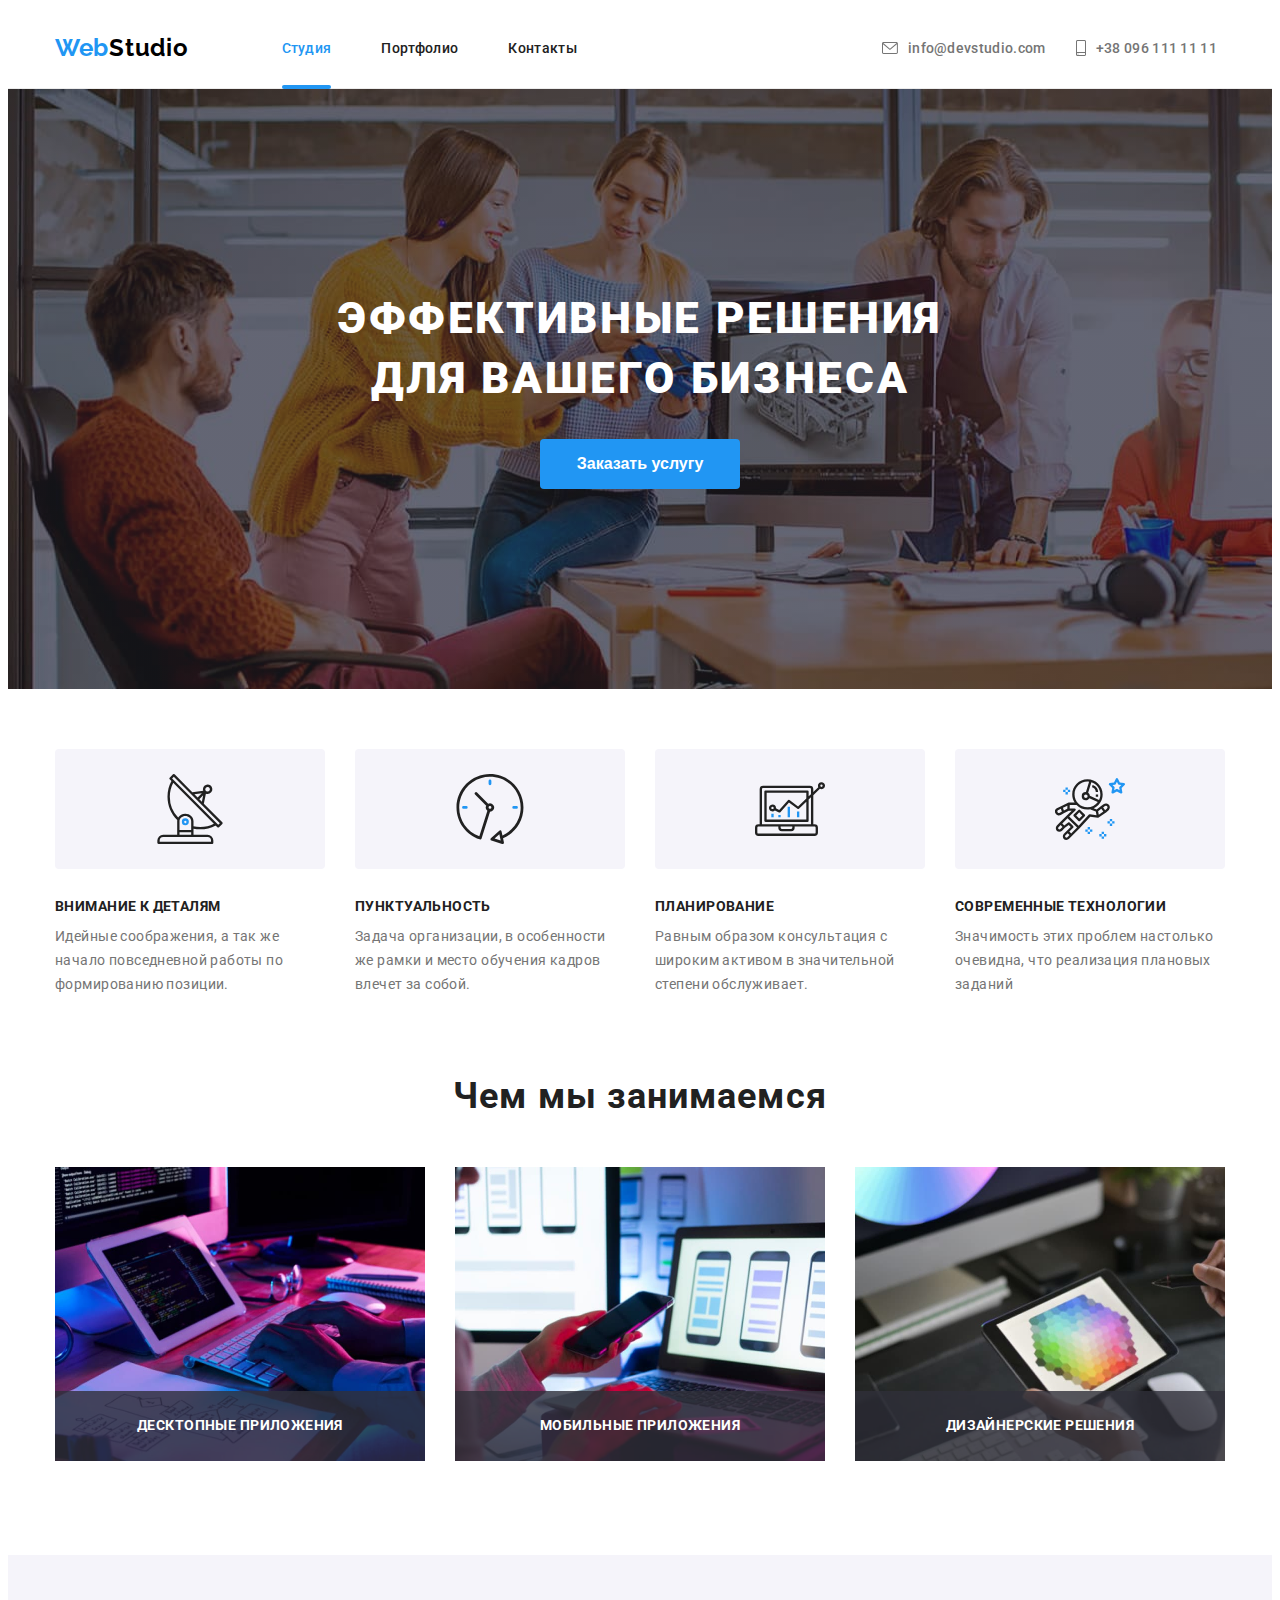
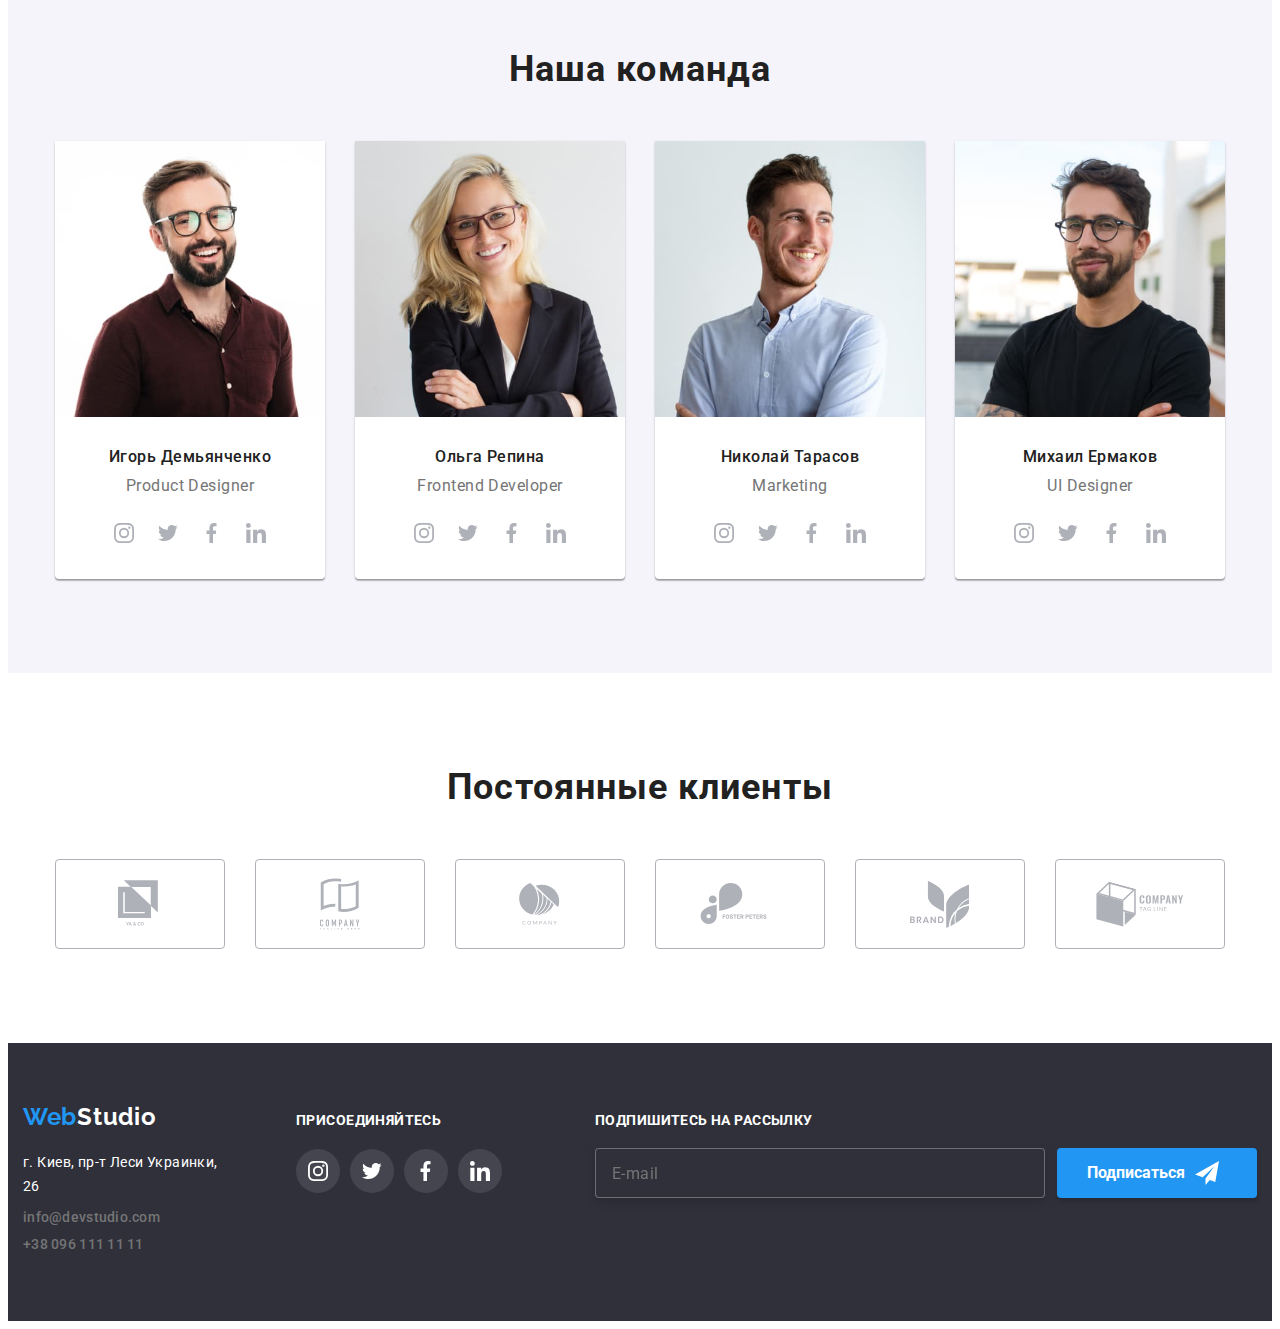
<file: index.html>
<!DOCTYPE html>
<html lang="ru">

<head>
	<meta name="viewport" content="width=device-width, initial-scale=1.0" />
	<meta charset="UTF-8" />
	<title>Веб студия</title>
	<link rel="stylesheet" href="https://cdnjs.cloudflare.com/ajax/libs/modern-normalize/1.0.0/modern-normalize.min.css"
		integrity="sha512-ISS7cAi1PEhQ8jnbJpJZMd29NlhNj4AWYyLOSp2CE/CsHxTCu+r+t0D2yoJudVrd0/8fTVPUVDzY5Tvli75u/g=="
		crossorigin="anonymous" />
	<link rel="preconnect" href="https://fonts.gstatic.com" />
	<link
		href="https://fonts.googleapis.com/css2?family=Raleway:wght@700&family=Roboto:wght@400;500;700;900&display=swap"
		rel="stylesheet" />
	<link rel="stylesheet" href="./css/main.min.css" />
</head>

<body>
	<!-- ШАПКА САЙТА-->
	<header class="header">
		<div class="mobileContainer">
			<a href="#" class="logo">
				Web<span class="logoBlack">Studio</span>
			</a>
			<button class="mobileButton" data-modal-openMenu type="button">
				<svg class="" width="24px" height="16px">
					<use href="./img/open-close.svg#icon-open"></use>
				</svg>
			</button>
		</div>
		<div class="backdropMenu is-hidden" data-modal-menu>
			<div class="modalMenu">
				<form action="#" class="formMenu">
					<nav class="">
						<ul class="mobileNavigation">
							<li>
								<a class="link current" href="./index.html">Студия</a>
							</li>
							<li>
								<a class="link" href="./pages/portfolio.html">Портфолио</a>
							</li>
							<li>
								<a class="link" href="#">Контакты</a>
							</li>
						</ul>
					</nav>
					<div>
						<ul class="mobileContacts">
							<li>
								<a class="phone" href="tel:+380961111111">
									+38 096 111 11 11
								</a>
							</li>
							<li>
								<a class="mailto" href="mailto:info@devstudio.com">
									info@devstudio.com
								</a>
							</li>
						</ul>
						<ul class="socialNetwork">
							<li><a href="#">Instagram</a></li>
							<li><a href="#">Twitter</a></li>
							<li><a href="#">Facebook</a></li>
							<li><a href="#">LinkedIn</a></li>
						</ul>
					</div>
				</form>
				<button class="mobileButton" data-modal-closeMenu type="button">
					<svg class="" width="18px" height="18px">
						<use href="./img/open-close.svg#icon-close"></use>
					</svg>
				</button>
			</div>
		</div>
		<div class="container">
			<a href="#" class="logo">
				Web<span class="logoBlack">Studio</span>
			</a>
			<nav class="menu">
				<ul class="navigation">
					<li>
						<a class="link current" href="#">Студия</a>
					</li>
					<li>
						<a class="link" href="./pages/portfolio.html">Портфолио</a>
					</li>
					<li>
						<a class="link" href="№">Контакты</a>
					</li>
				</ul>
				<ul class="marginContacts">
					<li>
						<a class="contacts" href="mailto:info@devstudio.com">
							<svg class="iconHeader" width="16px" height="12px">
								<use href="./img/symbol-defs.svg#icon-mailto"></use>
							</svg>
							info@devstudio.com
						</a>
					</li>
					<li>
						<a class="contacts" href="tel:+380961111111">
							<svg class="iconHeader" width="10px" height="16px">
								<use href="./img/symbol-defs.svg#icon-phone"></use>
							</svg>
							+38 096 111 11 11
						</a>
					</li>
				</ul>
			</nav>
		</div>
	</header>
	<!-- /ШАПКА САЙТА-->
	<!-- БЛОК ГЕРОЙ -->
	<section class="hero">
		<div class="container">
			<h1 class="mainHero">Эффективные решения для вашего бизнеса</h1>
			<button class="button" data-modal-open type="button">
				Заказать услугу
			</button>
		</div>
		<div class="backdrop is-hidden" data-modal>
			<div class="modal">
				<form action="#" class="form">
					<h1>Оставьте свои данные, мы вам перезвоним</h1>
					<label class="formBar">
						<input type="text" class="formInput" name="name" placeholder=" " />
						<svg class="svgModal" width="18px" height="18px">
							<use href="./img/svg-modal.svg#icon-person"></use>
						</svg>
						<span class="formText">Имя</span>
					</label>

					<label class="formBar">
						<input type="tel" class="formInput" name="phone" placeholder=" " />
						<svg class="svgModal" width="18px" height="18px">
							<use href="./img/svg-modal.svg#icon-phone"></use>
						</svg>
						<span class="formText">Телефон</span>
					</label>

					<label class="formBar">
						<input type="email" class="formInput" name="mailto" placeholder=" " />
						<svg class="svgModal" width="18px" height="18px">
							<use href="./img/svg-modal.svg#icon-email"></use>
						</svg>
						<span class="formText">Почта</span>
					</label>

					<label class="formBarTextarea">
						<textarea class="formTextarea" name="textarea" rows="6" placeholder=" "></textarea>
						<span class="textTextarea">Комментарий</span>
					</label>

					<label class="formCheckbox">
						<input class="checkbox" type="checkbox" name="contract" value="reading" required />
						<span class="iconCheck"></span>
						<span class="textCheckbox">
							Соглашаюсь с рассылкой и принимаю
							<a href="#">Условия договора</a>
						</span>
					</label>

					<button class="submit" type="submit">Отправить</button>
				</form>
				<button class="buttonModal" data-modal-close type="button">
					<svg class="svg-modal-button" width="18px" height="18px">
						<use href="./img/svg-modal.svg#icon-close"></use>
					</svg>
				</button>
			</div>
		</div>
	</section>
	<!-- / БЛОК ГЕРОЙ -->
	<!-- НАШИ ДОСТОИНСТВА-->
	<section class="dignity">
		<div class="container">
			<h2 class="advantageTitle">Наши достоинства</h2>
			<ul>
				<li class="dignityList">
					<div class="iconDignity">
						<svg width="70px" height="70px">
							<use href="./img/symbol-defs.svg#icon-antenna"></use>
						</svg>
					</div>
					<h3 class="advantage">Внимание к деталям</h3>
					<p class="advantageParagraph">
						Идейные соображения, а так же начало повседневной работы по
						формированию позиции.
					</p>
				</li>
				<li class="dignityList">
					<div class="iconDignity">
						<svg width="70px" height="70px">
							<use href="./img/symbol-defs.svg#icon-clock"></use>
						</svg>
					</div>
					<h3 class="advantage">Пунктуальность</h3>
					<p class="advantageParagraph">
						Задача организации, в особенности же рамки и место обучения кадров
						влечет за собой.
					</p>
				</li>
				<li class="dignityList">
					<div class="iconDignity">
						<svg width="70px" height="70px">
							<use href="./img/symbol-defs.svg#icon-computer"></use>
						</svg>
					</div>
					<h3 class="advantage">Планирование</h3>
					<p class="advantageParagraph">
						Равным образом консультация с широким активом в значительной
						степени обслуживает.
					</p>
				</li>
				<li class="dignityList">
					<div class="iconDignity">
						<svg width="70px" height="70px">
							<use href="./img/symbol-defs.svg#icon-astronaut"></use>
						</svg>
					</div>
					<h3 class="advantage">Современные технологии</h3>
					<p class="advantageParagraph">
						Значимость этих проблем настолько очевидна, что реализация
						плановых заданий
					</p>
				</li>
			</ul>
		</div>
	</section>
	<!-- /НАШИ ДОСТОИНСТВА-->
	<!--Что мы делаем-->
	<section class="works">
		<div class="container">
			<h2 class="secondHeader">Чем мы занимаемся</h2>
			<ul class="worksList">
				<li class="worksElement">
					<img srcset="./img/works/code-programm-370.jpg 370w, ./img/works/code-programm-740.jpg 740w"
						src="./img/works/code-programm-370.jpg" alt="Разработка десктопных приложений"
						sizes="(min-width: 1200px) 33vw, 100vw" />
					<p class="worksParagraph">Десктопные приложения</p>
				</li>
				<li class="worksElement">
					<img srcset="./img/works/phone-programm-370.jpg 370w, ./img/works/phone-programm-740.jpg 740w"
						src="./img/works/phone-programm-370.jpg" alt="Разработка мобильных приложений"
						sizes="(min-width: 1200px) 33vw, 100vw" />
					<p class="worksParagraph">Мобильные приложения</p>
				</li>
				<li class="worksElement">
					<img srcset="./img/works/web-programm-370.jpg 370w, ./img/works/web-programm-740.jpg 740w"
						src="./img/works/web-programm-370.jpg" alt="Веб дизайнерство"
						sizes="(min-width: 1200px) 33vw, 100vw" />
					<p class="worksParagraph">Дизайнерские решения</p>
				</li>
			</ul>
		</div>
	</section>
	<!-- /Что мы делаем-->
	<!-- Наша команда-->
	<section class="teams">
		<div class="container">
			<h2 class="secondHeader">Наша команда</h2>
			<ul class="teamsList">
				<li class="worker">
					<img srcset="./img/imgTeam/demianchenko-450.jpg 450w, ./img/imgTeam/demianchenko-900.jpg 900w"
						src="./img/imgTeam/demianchenko-450.jpg" alt="Игорь Демьянченко"
						sizes="(min-width: 1200px) 25vw, (min-width: 768px) 50vw, 100vw" />
					<div class="person">
						<h3 class="ourTeam">Игорь Демьянченко</h3>
						<p class="profession">Product Designer</p>
						<ul class="iconTeam">
							<li>
								<a class="colorIcon" href="">
									<svg width="20px" height="20px">
										<use href="./img/symbol-defs.svg#icon-instagram"></use>
									</svg>
								</a>
							</li>
							<li>
								<a class="colorIcon" href="">
									<svg width="20px" height="20px">
										<use href="./img/symbol-defs.svg#icon-twitter"></use>
									</svg>
								</a>
							</li>
							<li>
								<a class="colorIcon" href="">
									<svg width="20px" height="20px">
										<use href="./img/symbol-defs.svg#icon-facebook"></use>
									</svg>
								</a>
							</li>
							<li>
								<a class="colorIcon" href="">
									<svg width="20px" height="20px">
										<use href="./img/symbol-defs.svg#icon-linkedin"></use>
									</svg>
								</a>
							</li>
						</ul>
					</div>
				</li>
				<li class="worker">
					<img srcset="./img/imgTeam/repina-450.jpg 450w, ./img/imgTeam/repina-900.jpg 900w"
						src="./img/imgTeam/repina-450.jpg" alt="Игорь Демьянченко"
						sizes="(min-width: 1200px) 25vw, (min-width: 768px) 50vw, 100vw" />
					<div class="person">
						<h3 class="ourTeam">Ольга Репина</h3>
						<p class="profession">Frontend Developer</p>
						<ul class="iconTeam">
							<li>
								<a class="colorIcon" href="">
									<svg width="20px" height="20px">
										<use href="./img/symbol-defs.svg#icon-instagram"></use>
									</svg>
								</a>
							</li>
							<li>
								<a class="colorIcon" href="">
									<svg width="20px" height="20px">
										<use href="./img/symbol-defs.svg#icon-twitter"></use>
									</svg>
								</a>
							</li>
							<li>
								<a class="colorIcon" href="">
									<svg width="20px" height="20px">
										<use href="./img/symbol-defs.svg#icon-facebook"></use>
									</svg>
								</a>
							</li>
							<li>
								<a class="colorIcon" href="">
									<svg width="20px" height="20px">
										<use href="./img/symbol-defs.svg#icon-linkedin"></use>
									</svg>
								</a>
							</li>
						</ul>
					</div>
				</li>
				<li class="worker">
					<img srcset="./img/imgTeam/tarasov-450.jpg 450w, ./img/imgTeam/tarasov-900.jpg 900w"
						src="./img/imgTeam/tarasov-450.jpg" alt="Николай Тарасов"
						sizes="(min-width: 1200px) 25vw, (min-width: 768px) 50vw, 100vw" />
					<div class="person">
						<h3 class="ourTeam">Николай Тарасов</h3>
						<p class="profession">Marketing</p>
						<ul class="iconTeam">
							<li>
								<a class="colorIcon" href="">
									<svg width="20px" height="20px">
										<use href="./img/symbol-defs.svg#icon-instagram"></use>
									</svg>
								</a>
							</li>
							<li>
								<a class="colorIcon" href="">
									<svg width="20px" height="20px">
										<use href="./img/symbol-defs.svg#icon-twitter"></use>
									</svg>
								</a>
							</li>
							<li>
								<a class="colorIcon" href="">
									<svg width="20px" height="20px">
										<use href="./img/symbol-defs.svg#icon-facebook"></use>
									</svg>
								</a>
							</li>
							<li>
								<a class="colorIcon" href="">
									<svg width="20px" height="20px">
										<use href="./img/symbol-defs.svg#icon-linkedin"></use>
									</svg>
								</a>
							</li>
						</ul>
					</div>
				</li>
				<li class="worker">
					<img srcset="./img/imgTeam/ermakov-450.jpg 450w, ./img/imgTeam/ermakov-900.jpg 900w"
						src="./img/imgTeam/ermakov-450.jpg" alt="Михаил Ермаков"
						sizes="(min-width: 1200px) 25vw, (min-width: 768px) 50vw, 100vw" />
					<div class="person">
						<h3 class="ourTeam">Михаил Ермаков</h3>
						<p class="profession">UI Designer</p>
						<ul class="iconTeam">
							<li>
								<a class="colorIcon" href="">
									<svg width="20px" height="20px">
										<use href="./img/symbol-defs.svg#icon-instagram"></use>
									</svg>
								</a>
							</li>
							<li>
								<a class="colorIcon" href="">
									<svg width="20px" height="20px">
										<use href="./img/symbol-defs.svg#icon-twitter"></use>
									</svg>
								</a>
							</li>
							<li>
								<a class="colorIcon" href="">
									<svg width="20px" height="20px">
										<use href="./img/symbol-defs.svg#icon-facebook"></use>
									</svg>
								</a>
							</li>
							<li>
								<a class="colorIcon" href="">
									<svg width="20px" height="20px">
										<use href="./img/symbol-defs.svg#icon-linkedin"></use>
									</svg>
								</a>
							</li>
						</ul>
					</div>
				</li>
			</ul>
		</div>
	</section>
	<!-- /Наша команда-->
	<!-- Постоянные клиенты -->
	<section class="clients">
		<div class="container">
			<h2 class="secondHeader">Постоянные клиенты</h2>
			<ul class="clientsList">
				<li class="iconClients">
					<a class="clientsItem" href="">
						<svg width="44px" height="49px">
							<use href="./img/symbol-defs.svg#icon-yaco"></use>
						</svg>
					</a>
				</li>
				<li class="iconClients">
					<a class="clientsItem" href="">
						<svg width="40px" height="52px">
							<use href="./img/symbol-defs.svg#icon-tagline-here"></use>
						</svg>
					</a>
				</li>
				<li class="iconClients">
					<a class="clientsItem" href="">
						<svg width="41px" height="42px">
							<use href="./img/symbol-defs.svg#icon-company"></use>
						</svg>
					</a>
				</li>
				<li class="iconClients">
					<a class="clientsItem" href="">
						<svg width="80px" height="42px">
							<use href="./img/symbol-defs.svg#icon-foster-peter"></use>
						</svg>
					</a>
				</li>
				<li class="iconClients">
					<a class="clientsItem" href="">
						<svg width="59px" height="47px">
							<use href="./img/symbol-defs.svg#icon-brand"></use>
						</svg>
					</a>
				</li>
				<li class="iconClients">
					<a class="clientsItem" href="">
						<svg width="88px" height="45px">
							<use href="./img/symbol-defs.svg#icon-tag-line"></use>
						</svg>
					</a>
				</li>
			</ul>
		</div>
	</section>
	<!-- /Постоянные клиенты -->
	<!-- Футер-->
	<footer class="footerBg">
		<div class="containerFooter">
			<div class="footerInfo">
				<a class="logo" href="#">
					Web<span class="logoWhite">Studio</span>
				</a>
				<address class="address">г. Киев, пр-т Леси Украинки, 26</address>
				<ul>
					<li class="marginMailto">
						<a class="contactsFooter" href="mailto:info@devstudio.com">
							info@devstudio.com
						</a>
					</li>
					<li class="marginMailto">
						<a class="contactsFooter" href="tel:+380961111111">
							+38 096 111 11 11
						</a>
					</li>
				</ul>
			</div>
			<div class="footerIcon">
				<h2 class="connect">ПРИСОЕДИНЯЙТЕСЬ</h2>
				<ul class="iconTeam">
					<li class="elementIcon">
						<a class="colorIconFt" href="">
							<svg width="20px" height="20px">
								<use href="./img/symbol-defs.svg#icon-instagram"></use>
							</svg>
						</a>
					</li>
					<li class="elementIcon">
						<a class="colorIconFt" href="">
							<svg width="20px" height="20px">
								<use href="./img/symbol-defs.svg#icon-twitter"></use>
							</svg>
						</a>
					</li>
					<li class="elementIcon">
						<a class="colorIconFt" href="">
							<svg width="20px" height="20px">
								<use href="./img/symbol-defs.svg#icon-facebook"></use>
							</svg>
						</a>
					</li>
					<li class="elementIcon">
						<a class="colorIconFt" href="">
							<svg width="20px" height="20px">
								<use href="./img/symbol-defs.svg#icon-linkedin"></use>
							</svg>
						</a>
					</li>
				</ul>
			</div>
			<div class="mailing">
				<h2 class="connect">ПОДПИШИТЕСЬ НА РАССЫЛКУ</h2>
				<form action="#" class="footerForm">
					<label>
						<input class="footerInput" type="email" name="mailto" placeholder="E-mail" />
					</label>
					<button class="footerFormButton" type="submit">
						<span>Подписаться</span>
						<svg class="" width="24px" height="24px">
							<use href="./img/svg-modal.svg#icon-fly"></use>
						</svg>
					</button>
				</form>
			</div>
		</div>
	</footer>
	<!-- /Футер-->
	<script src="./js/menuMobile.js"></script>
	<script src="./js/modal.js"></script>
</body>

</html>
</file>
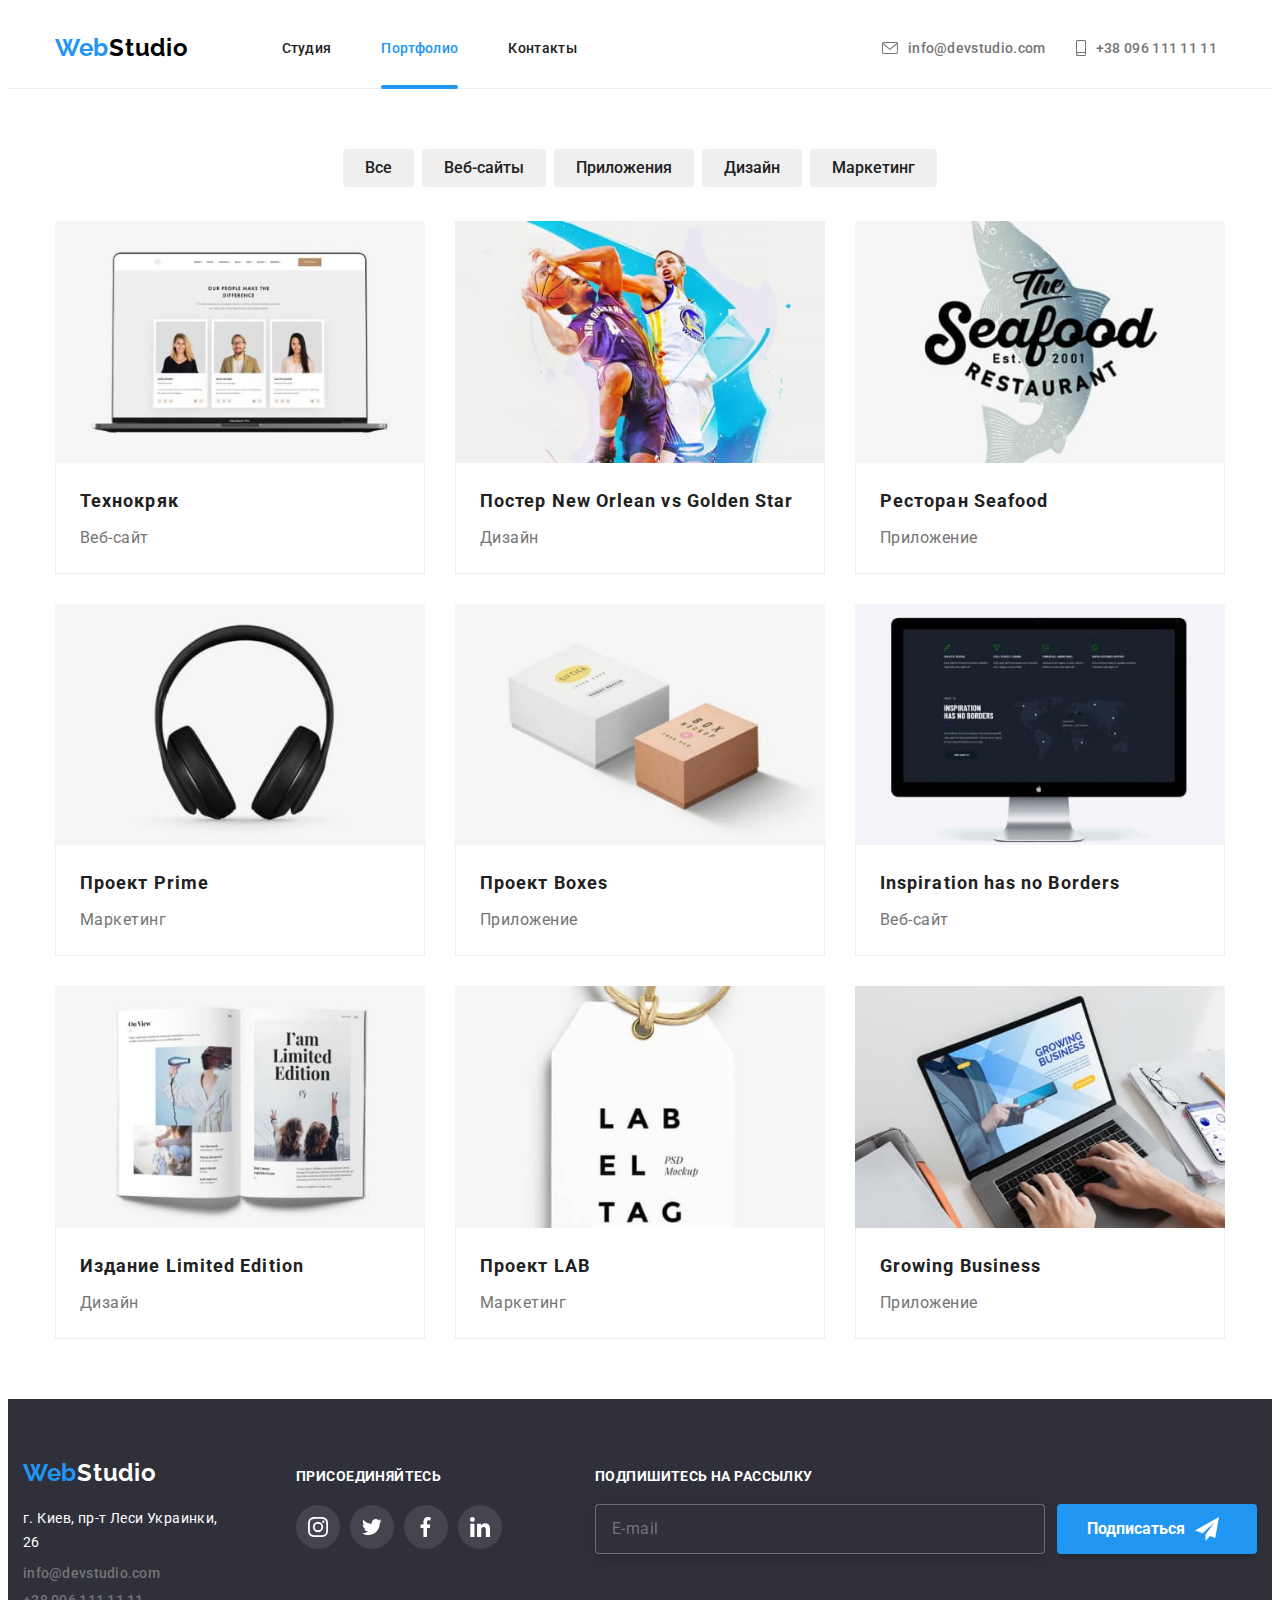
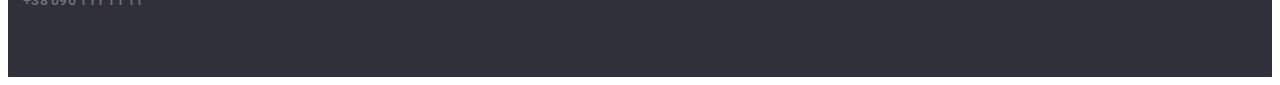
<file: pages/portfolio.html>
<!DOCTYPE html>
<html lang="en">

<head>
	<meta charset="UTF-8">
	<meta name="viewport" content="width=device-width, initial-scale=1.0">
	<title>Document</title>
	<link rel="stylesheet" href="https://cdnjs.cloudflare.com/ajax/libs/modern-normalize/1.0.0/modern-normalize.min.css"
		integrity="sha512-ISS7cAi1PEhQ8jnbJpJZMd29NlhNj4AWYyLOSp2CE/CsHxTCu+r+t0D2yoJudVrd0/8fTVPUVDzY5Tvli75u/g=="
		crossorigin="anonymous" />
	<link rel="preconnect" href="https://fonts.gstatic.com">
	<link
		href="https://fonts.googleapis.com/css2?family=Raleway:wght@700&family=Roboto:wght@400;500;700;900&display=swap"
		rel="stylesheet">
	<link rel="stylesheet" href="../css/main.min.css">
</head>

<body>
	<!-- ШАПКА САЙТА-->
	<header class="header">
		<div class="mobileContainer">
			<a href="#" class="logo">
				Web<span class="logoBlack">Studio</span>
			</a>
			<button class="mobileButton" data-modal-openMenu type="button">
				<svg class="" width="24px" height="16px">
					<use href="../img/open-close.svg#icon-open"></use>
				</svg>
			</button>
		</div>
		<div class="backdropMenu is-hidden" data-modal-menu>
			<div class="modalMenu">
				<form action="#" class="formMenu">
					<nav class="">
						<ul class="mobileNavigation">
							<li>
								<a class="link" href="../index.html">Студия</a>
							</li>
							<li>
								<a class="link current" href="#">Портфолио</a>
							</li>
							<li>
								<a class="link" href="#">Контакты</a>
							</li>
						</ul>
					</nav>
					<ul class="mobileContacts">
						<li>
							<a class="phone" href="tel:+380961111111">
								+38 096 111 11 11
							</a>
						</li>
						<li>
							<a class="mailto" href="mailto:info@devstudio.com">
								info@devstudio.com
							</a>
						</li>
					</ul>
					<ul class="socialNetwork">
						<li><a href="#">Instagram</a></li>
						<li><a href="#">Twitter</a></li>
						<li><a href="#">Facebook</a></li>
						<li><a href="#">LinkedIn</a></li>
					</ul>
				</form>
				<button class="mobileButton" data-modal-closeMenu type="button">
					<svg class="" width="18px" height="18px">
						<use href="../img/open-close.svg#icon-close"></use>
					</svg>
				</button>
			</div>
		</div>
		<div class="container">
			<a href="#" class="logo">
				Web<span class="logoBlack">Studio</span>
			</a>
			<nav class="menu">
				<ul class="navigation">
					<li>
						<a class="link" href="../index.html">Студия</a>
					</li>
					<li>
						<a class="link current" href="#">Портфолио</a>
					</li>
					<li>
						<a class="link" href="№">Контакты</a>
					</li>
				</ul>
				<ul class="marginContacts">
					<li>
						<a class="contacts" href="mailto:info@devstudio.com">
							<svg class="iconHeader" width="16px" height="12px">
								<use href="../img/symbol-defs.svg#icon-mailto"></use>
							</svg>
							info@devstudio.com
						</a>
					</li>
					<li>
						<a class="contacts" href="tel:+380961111111">
							<svg class="iconHeader" width="10px" height="16px">
								<use href="../img/symbol-defs.svg#icon-phone"></use>
							</svg>
							+38 096 111 11 11
						</a>
					</li>
				</ul>
			</nav>
		</div>
	</header>
	<!-- /ШАПКА САЙТА-->
	<!-- ОСНОВНАЯ ИНФОРМАЦИЯ-->
	<main>
		<section class="mainPortfolio">
			<div class="container">
				<h1 class="titlePortfolio">Основные наши работы</h1>
				<ul class="buttonList">
					<li><button class="buttonPortfolio" type="button">Все</button></li>
					<li><button class="buttonPortfolio" type="button">Веб-сайты</button></li>
					<li><button class="buttonPortfolio" type="button">Приложения</button></li>
					<li><button class="buttonPortfolio" type="button">Дизайн</button></li>
					<li><button class="buttonPortfolio" type="button">Маркетинг</button></li>
				</ul>
				<ul class="containerKards">
					<li class="portfolioKards">
						<a class="portfolioShadow" href="">
							<div class="portfolioImge">
								<img srcset="../img/portfolio/tehno-450.jpg 450w, ../img/portfolio/tehno-900.jpg 900w"
									src="../img/portfolio/tehno-450.jpg" alt="Технокряк"
									sizes="(min-width: 1200px) 33vw, (min-width: 768px) 50vw, 100vw" />
								<p class="portfolioText">
									Технокряк это современная площадка распространения коронавируса. Компании используют
									эту платформу для цифрового шпионажа и атак на защищённые сервера конкурентов.
								</p>
							</div>
							<div class="mainList">
								<h2 class="activity">Технокряк</h2>
								<p class="activityProf prof440">Веб-сайт</p>
							</div>
						</a>
					</li>
					<li class="portfolioKards">
						<a class="portfolioShadow" href="">
							<div class="portfolioImge">
								<img srcset="../img/portfolio/no-vs-gs-450.jpg 450w, ../img/portfolio/no-vs-gs-900.jpg 900w"
									src="../img/portfolio/no-vs-gs-450.jpg" alt="Постер New Orlean vs Golden star"
									sizes="(min-width: 1200px) 33vw, (min-width: 768px) 50vw, 100vw" />
								<p class="portfolioText">
									Технокряк это современная площадка распространения коронавируса. Компании используют
									эту платформу для цифрового шпионажа и атак на защищённые сервера конкурентов.
								</p>
							</div>
							<div class="mainList">
								<h2 class="activity">Постер New Orlean vs Golden Star</h2>
								<p class="activityProf">Дизайн</p>
							</div>
						</a>
					</li>
					<li class="portfolioKards">
						<a class="portfolioShadow" href="">
							<div class="portfolioImge">
								<img srcset="../img/portfolio/seafood-450.jpg 450w, ../img/portfolio/seafood-900.jpg 900w"
									src="../img/portfolio/seafood-450.jpg" alt="Ресторан Seafood"
									sizes="(min-width: 1200px) 33vw, (min-width: 768px) 50vw, 100vw" />
								<p class="portfolioText">
									Технокряк это современная площадка распространения коронавируса. Компании используют
									эту платформу для цифрового шпионажа и атак на защищённые сервера конкурентов.
								</p>
							</div>
							<div class="mainList">
								<h2 class="activity">Ресторан Seafood</h2>
								<p class="activityProf">Приложение</p>
							</div>
						</a>
					</li>
					<li class="portfolioKards">
						<a class="portfolioShadow" href="">
							<div class="portfolioImge">
								<img srcset="../img/portfolio/prime-450.jpg 450w, ../img/portfolio/prime-900.jpg 900w"
									src="../img/portfolio/prime-450.jpg" alt="Проект Prime"
									sizes="(min-width: 1200px) 33vw, (min-width: 768px) 50vw, 100vw" />
								<p class="portfolioText">
									Технокряк это современная площадка распространения коронавируса. Компании используют
									эту платформу для цифрового шпионажа и атак на защищённые сервера конкурентов.
								</p>
							</div>
							<div class="mainList">
								<h2 class="activity">Проект Prime</h2>
								<p class="activityProf">Маркетинг</p>
							</div>
						</a>
					</li>
					<li class="portfolioKards">
						<a class="portfolioShadow" href="">
							<div class="portfolioImge">
								<img srcset="../img/portfolio/boxes-450.jpg 450w, ../img/portfolio/boxes-900.jpg 900w"
									src="../img/portfolio/boxes-450.jpg" alt="Проект Boxes"
									sizes="(min-width: 1200px) 33vw, (min-width: 768px) 50vw, 100vw" />
								<p class="portfolioText">
									Технокряк это современная площадка распространения коронавируса. Компании используют
									эту платформу для цифрового шпионажа и атак на защищённые сервера конкурентов.
								</p>
							</div>
							<div class="mainList">
								<h2 class="activity">Проект Boxes</h2>
								<p class="activityProf">Приложение</p>
							</div>
						</a>
					</li>
					<li class="portfolioKards">
						<a class="portfolioShadow" href="">
							<div class="portfolioImge">
								<img srcset="../img/portfolio/ins-borders-450.jpg 450w, ../img/portfolio/ins-borders-900.jpg 900w"
									src="../img/portfolio/ins-borders-450.jpg" alt="Inspiration has no Borders"
									sizes="(min-width: 1200px) 33vw, (min-width: 768px) 50vw, 100vw" />
								<p class="portfolioText">
									Технокряк это современная площадка распространения коронавируса. Компании используют
									эту платформу для цифрового шпионажа и атак на защищённые сервера конкурентов.
								</p>
							</div>
							<div class="mainList">
								<h2 class="activity">Inspiration has no Borders</h2>
								<p class="activityProf">Веб-сайт</p>
							</div>
						</a>
					</li>
					<li class="portfolioKards">
						<a class="portfolioShadow" href="">
							<div class="portfolioImge">
								<img srcset="../img/portfolio/limited-edition-450.jpg 450w, ../img/portfolio/limited-edition-900.jpg 900w"
									src="../img/portfolio/limited-edition-450.jpg" alt="Издание Limited Edition"
									sizes="(min-width: 1200px) 33vw, (min-width: 768px) 50vw, 100vw" />
								<p class="portfolioText">
									Технокряк это современная площадка распространения коронавируса. Компании используют
									эту платформу для цифрового шпионажа и атак на защищённые сервера конкурентов.
								</p>
							</div>
							<div class="mainList">
								<h2 class="activity">Издание Limited Edition</h2>
								<p class="activityProf">Дизайн</p>
							</div>
						</a>
					</li>
					<li class="portfolioKards">
						<a class="portfolioShadow" href="">
							<div class="portfolioImge">
								<img srcset="../img/portfolio/lab-450.jpg 450w, ../img/portfolio/lab-900.jpg 900w"
									src="../img/portfolio/lab-450.jpg" alt="Проект LAB"
									sizes="(min-width: 1200px) 33vw, (min-width: 768px) 50vw, 100vw" />
								<p class="portfolioText">
									Технокряк это современная площадка распространения коронавируса. Компании используют
									эту платформу для цифрового шпионажа и атак на защищённые сервера конкурентов.
								</p>
							</div>
							<div class="mainList">
								<h2 class="activity">Проект LAB</h2>
								<p class="activityProf">Маркетинг</p>
							</div>
						</a>
					</li>
					<li class="portfolioKards">
						<a class="portfolioShadow" href="">
							<div class="portfolioImge">
								<img srcset="../img/portfolio/gr-business-450.jpg 450w, ../img/portfolio/gr-business-900.jpg 900w"
									src="../img/portfolio/gr-business-450.jpg" alt="Growing Business"
									sizes="(min-width: 1200px) 33vw, (min-width: 768px) 50vw, 100vw" />
								<p class="portfolioText">
									Технокряк это современная площадка распространения коронавируса. Компании используют
									эту платформу для цифрового шпионажа и атак на защищённые сервера конкурентов.
								</p>
							</div>
							<div class="mainList">
								<h2 class="activity">Growing Business</h2>
								<p class="activityProf">Приложение</p>
							</div>
						</a>
					</li>
				</ul>
			</div>
		</section>
	</main>
	<!-- /ОСНОВНАЯ ИНФОРМАЦИЯ-->
	<!-- Футер-->
	<footer class="footerBg">
		<div class="containerFooter">
			<div class="footerInfo">
				<a class="logo" href="#">
					Web<span class="logoWhite">Studio</span>
				</a>
				<address class="address">г. Киев, пр-т Леси Украинки, 26</address>
				<ul>
					<li class="marginMailto">
						<a class="contactsFooter" href="mailto:info@devstudio.com">
							info@devstudio.com
						</a>
					</li>
					<li class="marginMailto">
						<a class="contactsFooter" href="tel:+380961111111">
							+38 096 111 11 11
						</a>
					</li>
				</ul>
			</div>
			<div class="footerIcon">
				<h2 class="connect">ПРИСОЕДИНЯЙТЕСЬ</h2>
				<ul class="iconTeam">
					<li class="elementIcon">
						<a class="colorIconFt" href="">
							<svg width="20px" height="20px">
								<use href="../img/symbol-defs.svg#icon-instagram"></use>
							</svg>
						</a>
					</li>
					<li class="elementIcon">
						<a class="colorIconFt" href="">
							<svg width="20px" height="20px">
								<use href="../img/symbol-defs.svg#icon-twitter"></use>
							</svg>
						</a>
					</li>
					<li class="elementIcon">
						<a class="colorIconFt" href="">
							<svg width="20px" height="20px">
								<use href="../img/symbol-defs.svg#icon-facebook"></use>
							</svg>
						</a>
					</li>
					<li class="elementIcon">
						<a class="colorIconFt" href="">
							<svg width="20px" height="20px">
								<use href="../img/symbol-defs.svg#icon-linkedin"></use>
							</svg>
						</a>
					</li>
				</ul>
			</div>
			<div class="mailing">
				<h2 class="connect">Подпишитесь на рассылку</h2>
				<form action="#" class="footerForm">
					<label>
						<input class="footerInput" type="email" name="mailto" placeholder="E-mail" />
					</label>
					<button class="footerFormButton" type="submit">
						<span>Подписаться</span>
						<svg class="" width="24px" height="24px">
							<use href="../img/svg-modal.svg#icon-fly"></use>
						</svg>
					</button>
				</form>
			</div>
		</div>
	</footer>
	<!-- /Футер-->
	<script src="../js/menuMobile.js"></script>
</body>

</html>
</file>
<file: css/main.min.css>
html{box-sizing:border-box}*,*::before,::after{box-sizing:inherit}body{font-family:"Roboto",sans-serif;letter-spacing:0.02em}body.modal-open{overflow:hidden}ul{margin:0;padding:0}li{list-style:none}a{text-decoration:none}img{display:block;max-width:100%;height:auto}h2{font-weight:bold;letter-spacing:0.03em;margin:0}.container,.mobileContainer{margin:0 auto;padding:0 15px}@media screen and (max-width: 449px){.container,.mobileContainer{width:100%}}@media screen and (min-width: 450px) and (max-width: 767px){.container,.mobileContainer{width:450px}}@media screen and (min-width: 768px){.container,.mobileContainer{width:768px;display:flex}}@media screen and (min-width: 1200px){.container,.mobileContainer{width:1200px;display:flex}}@media screen and (max-width: 767px){header .container{display:none}}.mobileContainer{display:flex;align-items:center;justify-content:space-between;padding:10px 15px}@media screen and (min-width: 768px){.mobileContainer{display:none}}.header{border-bottom:1px solid #ececec}.logo{display:block;font-family:"Raleway", sans-serif;font-weight:bold;font-size:24px;line-height:1.16;letter-spacing:0.03em;color:#2196f3}@media screen and (min-width: 768px){.logo{display:flex;align-items:center;justify-content:center;margin-right:84px}}@media screen and (min-width: 1200px){.logo{margin-right:93px}}.logoBlack{color:#000}.logoWhite{color:#fff}.mobileButton{width:40px;height:40px;padding:0;border:0;background:#fff;fill:#000}.backdropMenu{position:fixed;left:0;top:0;width:100%;height:100%;z-index:999;overflow-y:scroll}.backdropMenu.is-hidden{display:none;pointer-events:none}.modalMenu{position:absolute;width:100%;left:0;top:0;margin-left:auto;margin-right:auto;background:#fff}.modalMenu .mobileButton{position:absolute;right:0;top:0;margin-right:15px}.formMenu{width:100%;height:100vh;padding:48px 40px;display:flex;flex-direction:column;justify-content:space-between}@media screen and (min-width: 550px) and (max-width: 767px){.formMenu{height:790px;overflow:scroll}}.mobileNavigation .link{font-weight:500;font-size:40px;line-height:1.175;text-align:center;letter-spacing:0.02em;color:#212121}.mobileNavigation li{margin-bottom:32px}.mobileNavigation li:last-child{margin-bottom:30px}.mobileNavigation .current{color:#2196f3}.mobileContacts li{margin-bottom:32px}.mobileContacts li:last-child{margin-bottom:64px}.mobileContacts .phone{font-weight:500;font-size:34px;line-height:1.176;letter-spacing:0.02em;color:#2196f3}@media screen and (max-width: 380px){.mobileContacts .phone{font-weight:500;font-size:24px;line-height:1.166}}.mobileContacts .mailto{font-weight:500;font-size:24px;line-height:1.166;letter-spacing:0.02em;color:#757575;margin-bottom:64px}.socialNetwork{display:flex;font-weight:500;font-size:18px;line-height:1.222;letter-spacing:0.02em;margin-left:-10px}@media screen and (max-width: 450px){.socialNetwork{flex-wrap:wrap}}.socialNetwork li{padding-right:10px;padding-left:10px;border-right:1px solid rgba(33,33,33,0.2)}.socialNetwork li:last-child{border-right:0}@media screen and (max-width: 450px){.socialNetwork li:last-child{border-right:1px solid rgba(33,33,33,0.2);margin-top:10px}}@media screen and (max-width: 358px){.socialNetwork li:nth-last-child(-n+2){margin-top:10px}}.socialNetwork a{color:#2196f3}.menu{display:flex;font-family:Roboto;font-style:normal;font-weight:500;letter-spacing:0.02em}.menu .navigation{display:flex;align-items:center;justify-content:space-between;margin-right:82px}@media screen and (min-width: 1200px){.menu .navigation{margin-right:305px}}.navigation li{position:relative}.navigation li:not(:last-child){margin-right:50px}.navigation a{color:#212121;font-size:14px;line-height:1.142}.navigation .link{font-weight:500;color:#212121;padding-top:32px;padding-bottom:32px;display:block;transition-property:color;transition-duration:250ms;transition-timing-function:cubic-bezier(0.4, 0, 0.2, 1)}.navigation .link:hover,.navigation .link:focus{color:#2196f3}.navigation .link::after{position:absolute;left:0;bottom:0;content:"";opacity:0;height:4px;width:100%;border-radius:2px;background-color:#2196f3;display:block;bottom:-1px;transition-property:opacity;transition-duration:500ms;transition-timing-function:cubic-bezier(0.4, 0, 0.2, 1)}.navigation .current{color:#2196f3}.navigation .current::before{position:absolute;left:0;bottom:0;content:"";opacity:1;display:block;height:4px;width:100%;background-color:#2196f3;border-radius:2px;bottom:-1px}.link:hover::after,.link:focus::after,.link:active::after{opacity:1}@media screen and (min-width: 1200px){.marginContacts{display:flex}}.marginContacts li:not(:last-child){margin-bottom:10px}@media screen and (min-width: 1200px){.marginContacts li:not(:last-child){margin-bottom:0;margin-right:30px}}.marginContacts a{color:#757575;fill:#757575;font-size:12px;line-height:1.166;transition-property:color, fill;transition-duration:250ms, 250ms;transition-timing-function:cubic-bezier(0.4, 0, 0.2, 1),cubic-bezier(0.4, 0, 0.2, 1);display:flex;align-items:center}.marginContacts a:hover,.marginContacts a:focus{color:#2196f3;fill:#2196f3}@media screen and (min-width: 1200px){.marginContacts a{font-size:14px;line-height:1.142;padding:32px 0}}.marginContacts .iconHeader{margin-right:8px}@media screen and (min-width: 1200px){.marginContacts .iconHeader{margin-right:10px}}.hero{text-align:center;margin-right:auto;margin-left:auto;border:0px;background-image:linear-gradient(rgba(47,48,58,0.4), rgba(47,48,58,0.4));background-size:cover;background-repeat:no-repeat}@media screen and (max-width: 767px){.hero{padding-top:118px;padding-bottom:118px;max-width:480px;height:auto;background-image:linear-gradient(rgba(47,48,58,0.4), rgba(47,48,58,0.4)),url("../img/hero/mobile/Img-teams.jpg")}}@media screen and (max-width: 767px) and (min-device-pixel-ratio: 2), screen and (max-width: 767px) and (-webkit-min-device-pixel-ratio: 2), screen and (max-width: 767px) and (-o-min-device-pixel-ratio: 2 / 1), screen and (max-width: 767px) and (min-resolution: 192dpi), screen and (max-width: 767px) and (min-resolution: 2dppx){.hero{background-image:linear-gradient(rgba(47,48,58,0.4), rgba(47,48,58,0.4)),url("../img/hero/mobile/Img-teams@2x.jpg")}}@media screen and (min-width: 768px) and (max-width: 1199px){.hero{padding-top:118px;padding-bottom:118px;width:768px;height:400px;background-image:linear-gradient(rgba(47,48,58,0.4), rgba(47,48,58,0.4)),url("../img/hero/tablet/Img-teams.jpg")}}@media screen and (min-width: 768px) and (max-width: 1199px) and (min-device-pixel-ratio: 2), screen and (min-width: 768px) and (max-width: 1199px) and (-webkit-min-device-pixel-ratio: 2), screen and (min-width: 768px) and (max-width: 1199px) and (-o-min-device-pixel-ratio: 2 / 1), screen and (min-width: 768px) and (max-width: 1199px) and (min-resolution: 192dpi), screen and (min-width: 768px) and (max-width: 1199px) and (min-resolution: 2dppx){.hero{background-image:linear-gradient(rgba(47,48,58,0.4), rgba(47,48,58,0.4)),url("../img/hero/tablet/Img-teams@2x.jpg")}}@media screen and (min-width: 1200px){.hero{padding-top:200px;padding-bottom:200px;background-image:linear-gradient(rgba(47,48,58,0.4), rgba(47,48,58,0.4)),url("../img/hero/desktop/Img-teams.jpg")}}@media screen and (min-width: 1200px) and (min-device-pixel-ratio: 2), screen and (min-width: 1200px) and (-webkit-min-device-pixel-ratio: 2), screen and (min-width: 1200px) and (-o-min-device-pixel-ratio: 2 / 1), screen and (min-width: 1200px) and (min-resolution: 192dpi), screen and (min-width: 1200px) and (min-resolution: 2dppx){.hero{background-image:linear-gradient(rgba(47,48,58,0.4), rgba(47,48,58,0.4)),url("../img/hero/desktop/Img-teams@2x.jpg")}}@media screen and (min-width: 480px){.hero .container{width:360px;padding:0;display:block}}@media screen and (min-width: 1200px){.hero .container{width:696px}}.mainHero{text-transform:uppercase;font-weight:900;letter-spacing:0.06em;color:#fff;margin:0;margin-bottom:30px}@media screen and (min-width: 480px){.mainHero{font-size:26px;line-height:1.615}}@media screen and (min-width: 1200px){.mainHero{font-size:44px;line-height:1.363}}.button{min-width:200px;padding:10px 32px;font-weight:700;font-size:16px;line-height:1.87;color:#fff;background:#2196f3;border-radius:4px;border:0;cursor:pointer}.backdrop{position:fixed;top:0;right:0;bottom:0;left:0;padding:90px 15px;z-index:999;background:rgba(0,0,0,0.2);overflow-y:scroll;opacity:1}.backdrop.is-hidden{opacity:0;pointer-events:none}.modal{position:relative;background:#fff;width:100%}@media screen and (min-width: 480px){.modal{margin:0 auto;width:450px}}@media screen and (min-width: 1200px){.modal{width:528px}}.buttonModal{position:absolute;padding:0;top:0;right:0;height:30px;width:30px;border-radius:50%;border:1px solid rgba(0,0,0,0.1);margin-right:8px;margin-top:8px;background:#fff;display:flex;justify-content:center;align-items:center;transition-property:color;transition-duration:250ms;transition-timing-function:cubic-bezier(0.4, 0, 0.2, 1)}.form{display:block;padding:40px}.form h1{margin:0;font-family:Roboto;font-style:normal;font-weight:bold;font-size:20px;line-height:1.5;text-align:center;letter-spacing:0.03em;color:#212121}.form .submit{margin-top:30px;min-width:200px;padding:10px 32px;font-family:"Roboto",sans-serif;font-weight:700;font-size:16px;line-height:1.87;color:#fff;background:#2196f3;border-radius:4px;border:0;cursor:pointer;box-shadow:0px 4px 4px rgba(0,0,0,0.15)}.formBar{position:relative;margin-top:30px;display:block}.formBar .formInput{padding:11px;padding-left:35px;width:100%;border:1px solid rgba(33,33,33,0.2);border-radius:4px;transition-property:border, outline;transition-duration:250ms, 250ms;transition-timing-function:cubic-bezier(0.4, 0, 0.2, 1),cubic-bezier(0.4, 0, 0.2, 1)}.formBar .formInput:focus{border:1px solid #2196f3;outline:0}.formBar .svgModal{position:absolute;top:50%;left:12px;transform:translateY(-50%);transition-property:fill;transition-duration:250ms;transition-timing-function:cubic-bezier(0.4, 0, 0.2, 1)}.formBar .formText{position:absolute;top:50%;left:35px;transform:translateY(-50%);font-style:normal;font-weight:normal;font-size:12px;line-height:1.17;letter-spacing:0.01em;color:#757575;transition-property:transform, left;transition-duration:250ms, 250ms;transition-timing-function:cubic-bezier(0.4, 0, 0.2, 1),cubic-bezier(0.4, 0, 0.2, 1)}.formInput:focus+.svgModal{fill:#2196f3}.formInput:focus ~ .formText,.formInput:not(:placeholder-shown) ~ .formText{transform:translateY(-40px);left:0}.formBarTextarea{position:relative;display:block;margin:0;margin-top:30px}.formBarTextarea .formTextarea{margin:0;padding:11px;padding-left:16px;width:100%;border:1px solid rgba(33,33,33,0.2);border-radius:4px;resize:none;transition-property:border, outline;transition-duration:250ms, 250ms;transition-timing-function:cubic-bezier(0.4, 0, 0.2, 1),cubic-bezier(0.4, 0, 0.2, 1)}.formBarTextarea .formTextarea:focus{border:1px solid #2196f3;outline:0}.formBarTextarea .textTextarea{position:absolute;left:16px;top:12px;font-style:normal;font-weight:normal;font-size:12px;line-height:1.17;letter-spacing:0.01em;color:#757575;transition-property:transform, left;transition-duration:250ms, 250ms;transition-timing-function:cubic-bezier(0.4, 0, 0.2, 1),cubic-bezier(0.4, 0, 0.2, 1)}.formTextarea:focus+.textTextarea,.formTextarea:not(:placeholder-shown)+.textTextarea{transform:translateY(-35px);left:0}.formCheckbox{margin-top:20px;display:flex;align-items:center}.formCheckbox .checkbox{position:absolute;width:1px;height:1px;margin:-1px;border:0;padding:0;clip:rect(0 0 0 0);overflow:hidden}.formCheckbox .iconCheck{margin-right:8px;width:16px;height:15px;border:2px solid #212121;border-radius:2px;transition-property:outline, border-radius;transition-duration:250ms, 250ms;transition-timing-function:cubic-bezier(0.4, 0, 0.2, 1),cubic-bezier(0.4, 0, 0.2, 1)}@media screen and (max-width: 450px){.formCheckbox .iconCheck{width:24px;height:14px}}.formCheckbox .textCheckbox{font-style:normal;font-weight:normal;font-size:12px;line-height:1.166;letter-spacing:0.03em;color:#757575;transition-property:cursor;transition-duration:250ms;transition-timing-function:cubic-bezier(0.4, 0, 0.2, 1)}@media screen and (min-width: 1200px){.formCheckbox .textCheckbox{font-size:14px;line-height:1.71}}.formCheckbox .textCheckbox a{text-decoration-line:underline;color:#2196f3}.checkbox:checked+.iconCheck{background-color:#2196f3;background-image:url(../img/check-ok.svg);background-repeat:no-repeat;background-size:contain;background-origin:border-box;border:0}.checkbox:hover ~ .textCheckbox{cursor:pointer}.checkbox:focus ~ .iconCheck{border-radius:2px;border:2px solid #2196f3}@media screen and (max-width: 767px){.dignity{margin-top:60px;margin-bottom:60px}}@media screen and (min-width: 768px){.dignity{margin-top:60px;margin-bottom:60px}}@media screen and (min-width: 1200px){.dignity{margin-top:94}}@media screen and (min-width: 768px){.dignity ul{display:flex;flex-wrap:wrap;margin:-15px}}.container .advantageTitle{margin:0;display:none}@media screen and (max-width: 479px){.dignityList{width:100%}.dignityList:not(:last-child){margin-bottom:30px}}@media screen and (min-width: 768px){.dignityList{width:calc((100% - 4 * 15px) / 2);margin:15px}}@media screen and (min-width: 1200px){.dignityList{width:calc((100% - 8 * 15px) / 4);margin-bottom:0px}}.dignityList .iconDignity{height:120px;margin-bottom:30px;background:#f5f4fa;border-radius:4px;display:flex;justify-content:center;align-items:center}.dignityList .advantage{text-transform:uppercase;margin:0;margin-bottom:10px;font-style:normal;font-weight:bold;font-size:14px;line-height:1.14;letter-spacing:0.03em;color:#212121}@media screen and (max-width: 767px){.dignityList .advantage{text-align:center}}.dignityList .advantageParagraph{font-weight:normal;font-size:14px;line-height:1.71;letter-spacing:0.03em;color:#757575;margin:0}.works{margin-top:94px;margin-bottom:94px}@media screen and (max-width: 1199px){.works{display:none}}.works .secondHeader{text-align:center;font-weight:bold;font-size:36px;line-height:1.16;letter-spacing:0.03em;color:#212121;margin:0;margin-bottom:50px}.works .container{display:block}.container .worksList{display:flex;margin:-15px}.worksElement{position:relative;width:calc((100% - 6 * 15px) / 3);margin:15px}.worksElement .worksParagraph{position:absolute;text-transform:uppercase;width:100%;height:70px;margin:0;background:rgba(47,48,58,0.8);display:block;text-align:center;padding-top:27px;padding-bottom:27px;font-style:normal;font-weight:bold;font-size:14px;line-height:1.14;letter-spacing:0.03em;color:#ffffff;bottom:0}.teams{background:#f5f4fa;padding-bottom:60px;padding-top:60px}@media screen and (min-width: 1200px){.teams{padding-bottom:94px;padding-top:94px}}.teams .secondHeader{text-align:center;font-weight:bold;letter-spacing:0.03em;color:#212121;margin-bottom:30px;font-size:28px;line-height:1.178}@media screen and (min-width: 1200px){.teams .secondHeader{margin-bottom:50px;font-size:36px;line-height:1.166}}.teams .container{display:block}@media screen and (min-width: 768px){.container .teamsList{display:flex;flex-wrap:wrap;margin:-15px}}.worker{width:100%;background:#ffffff;border-radius:0px 0px 4px 4px;text-align:center;box-shadow:0px 1px 3px rgba(0,0,0,0.12),0px 1px 1px rgba(0,0,0,0.14),0px 2px 1px rgba(0,0,0,0.2);margin-bottom:30px}@media screen and (min-width: 480px) and (max-width: 767px){.worker{width:450px;margin-left:auto;margin-right:auto}}@media screen and (min-width: 768px){.worker{width:calc((100% - 4 * 15px) / 2);margin:15px}}@media screen and (min-width: 1200px){.worker{width:calc((100% - 8 * 15px) / 4);margin:15px}}.person{display:flex;flex-direction:column;padding-top:30px;padding-bottom:24px}.person .ourTeam{font-weight:500;font-size:16px;line-height:1.19;letter-spacing:0.03em;color:#212121;margin:0;margin-bottom:10px}.person .profession{font-size:16px;line-height:1.19;letter-spacing:0.03em;color:#757575;margin:0;margin-bottom:16px}.person .iconTeam{display:flex;align-items:center;justify-content:center}.iconTeam li{display:flex;justify-content:center;align-items:center;margin:0;padding:0;width:44px}.iconTeam .colorIcon{display:flex;justify-content:center;align-items:center;width:44px;height:44px;fill:#afb1b8;transition-property:fill, background, border-radius;transition-duration:250ms;transition-timing-function:cubic-bezier(0.4, 0, 0.2, 1)}.iconTeam .colorIcon:hover,.iconTeam .colorIcon:focus{fill:#ffffff;border-radius:50%;background:#2196f3}.clients{padding-bottom:60px;padding-top:60px}@media screen and (min-width: 1200px){.clients{padding-bottom:94px;padding-top:94px}}.clients .secondHeader{text-align:center;font-weight:bold;letter-spacing:0.03em;color:#212121;margin-bottom:30px;font-size:28px;line-height:1.178}@media screen and (min-width: 768px){.clients .secondHeader{font-size:28px;line-height:1.178}}@media screen and (min-width: 1200px){.clients .secondHeader{margin-bottom:50px;font-size:36px;line-height:1.166}}.clients .container{display:block}.clientsList{display:flex;flex-wrap:wrap;margin:-15px}.clientsList .iconClients{width:calc((100% - 4 * 15px) / 2);height:90px;margin:15px}@media screen and (min-width: 768px){.clientsList .iconClients{width:calc((100% - 6 * 15px) / 3)}}@media screen and (min-width: 1200px){.clientsList .iconClients{width:calc((100% - 12 * 15px) / 6)}}.clientsItem{display:flex;justify-content:center;align-items:center;fill:#afb1b8;border:1px solid #afb1b8;border-radius:4px;width:100%;height:100%;transition-property:fill, border;transition-duration:250ms, 250ms;transition-timing-function:cubic-bezier(0.4, 0, 0.2, 1),cubic-bezier(0.4, 0, 0.2, 1)}.clientsItem:focus,.clientsItem:hover{fill:#2196f3;border:1px solid #2196f3}.footerBg{background-color:#2f303a;padding-top:60px;padding-bottom:60px}.footerBg .containerFooter{text-align:center;margin:0 auto;padding:0 15px}@media screen and (min-width: 768px) and (max-width: 1199px){.footerBg .containerFooter{display:flex;flex-wrap:wrap;justify-content:center}}@media screen and (min-width: 1200px){.footerBg .containerFooter{display:flex;align-items:baseline;justify-content:center;text-align:start}}.footerInfo .logo{margin-bottom:20px}@media screen and (min-width: 768px){.footerInfo .logo{margin-right:auto;margin-left:auto}}@media screen and (min-width: 1200px){.footerInfo .logo{margin:0;margin-bottom:20px;justify-content:flex-start}}.footerInfo .address{font-weight:normal;font-style:normal;font-size:14px;line-height:1.71;letter-spacing:0.03em;color:#fff;margin-bottom:8px}.marginMailto{margin-bottom:8px}.marginMailto .contactsFooter{font-weight:500;font-size:14px;line-height:1.14;letter-spacing:0.02em;color:#757575;margin:0;transition-property:color;transition-duration:250ms;transition-timing-function:cubic-bezier(0.4, 0, 0.2, 1)}.marginMailto .contactsFooter:hover,.marginMailto .contactsFooter:focus{color:#2196f3}.footerIcon{margin:60px 0}@media screen and (min-width: 768px){.footerIcon{margin:0;margin-left:165px}}@media screen and (min-width: 1200px){.footerIcon{margin:0;margin-left:70px}}.footerIcon .connect{font-weight:bold;font-size:14px;line-height:1.14;letter-spacing:0.03em;color:#fff;margin:0;margin-bottom:20px}.footerIcon .iconTeam{display:flex;align-items:center;justify-content:center}.elementIcon{background:rgba(255,255,255,0.1);border-radius:50%}.elementIcon:not(:last-child){margin-right:10px}.elementIcon .colorIconFt{display:flex;justify-content:center;align-items:center;width:44px;height:44px;fill:#ffffff;transition-property:fill, background, border-radius;transition-duration:250ms, 250ms, 250ms;transition-timing-function:cubic-bezier(0.4, 0, 0.2, 1),cubic-bezier(0.4, 0, 0.2, 1),cubic-bezier(0.4, 0, 0.2, 1)}.elementIcon .colorIconFt:hover,.elementIcon .colorIconFt:focus{fill:#ffffff;background:#2196f3;border-radius:50%}@media screen and (min-width: 768px) and (max-width: 1199px){.mailing{width:450px;margin-top:60px}}@media screen and (min-width: 1200px){.mailing{margin-left:93px}}.mailing .connect{font-weight:bold;font-size:14px;line-height:1.142;letter-spacing:0.03em;color:#fff;text-transform:uppercase;margin:0;margin-bottom:20px}.footerForm{display:flex;flex-direction:column}@media screen and (min-width: 1200px){.footerForm{flex-direction:row}}.footerForm .footerInput{font-family:Roboto;font-style:normal;font-weight:normal;font-size:16px;line-height:1.25;letter-spacing:0.03em;padding-left:16px;margin-bottom:20px;background-color:#2f303a;width:100%;height:50px;border:1px solid rgba(255,255,255,0.3);box-sizing:border-box;filter:drop-shadow(0px 4px 4px rgba(0,0,0,0.15));border-radius:4px;transition-property:border, outline;transition-duration:250ms, 250ms;transition-timing-function:cubic-bezier(0.4, 0, 0.2, 1),cubic-bezier(0.4, 0, 0.2, 1)}.footerForm .footerInput:focus{border:1px solid #2196f3;outline:0;color:#ffffff}@media screen and (min-width: 480px){.footerForm .footerInput{width:450px}}@media screen and (min-width: 1200px){.footerForm .footerInput{min-width:358px}}.footerForm .footerFormButton{margin:0 auto;width:200px;height:50px;padding:10px 30px;font-family:"Roboto",sans-serif;font-weight:700;font-size:16px;line-height:1.87;color:#fff;background:#2196f3;box-shadow:0px 4px 4px rgba(0,0,0,0.15);border-radius:4px;border:0;cursor:pointer;display:flex;align-items:center}@media screen and (min-width: 1200px){.footerForm .footerFormButton{margin:0;margin-left:12px}}.footerForm .footerFormButton svg{margin-left:10px;fill:#ffffff}.mainPortfolio{padding:60px 0}.mainPortfolio .container{display:block}.mainPortfolio .titlePortfolio{display:none}.buttonList{display:flex;flex-wrap:wrap;margin-bottom:40px}@media screen and (min-width: 768px){.buttonList{flex-wrap:nowrap;align-items:center;justify-content:center;margin-bottom:14px}}@media screen and (min-width: 768px){.buttonList{margin-bottom:34px}}.buttonList li:not(:last-child){margin-right:8px}@media screen and (max-width: 388px){.buttonList li:nth-child(n+3){margin-top:15px}}@media screen and (min-width: 389px) and (max-width: 767px){.buttonList li:nth-last-child(-n+2){margin-top:15px}}.buttonPortfolio{border:0;display:inline-block;border-radius:4px;padding:6px 22px;font-family:"Roboto",sans-serif;font-weight:500;font-size:16px;line-height:1.625;color:#212121;cursor:pointer;transition-property:color, background, box-shadow, border;transition-duration:250ms, 250ms, 250ms, 250ms;transition-timing-function:cubic-bezier(0.4, 0, 0.2, 1),cubic-bezier(0.4, 0, 0.2, 1),cubic-bezier(0.4, 0, 0.2, 1),cubic-bezier(0.4, 0, 0.2, 1)}.buttonPortfolio:hover,.buttonPortfolio:focus{color:#fff;background:#2196f3;box-shadow:0px 3px 1px rgba(0,0,0,0.1),0px 1px 2px rgba(0,0,0,0.08),0px 2px 2px rgba(0,0,0,0.12);border:0}.containerKards{display:flex;flex-wrap:wrap}@media screen and (min-width: 768px){.containerKards{margin:-15px}}@media screen and (max-width: 767px){.portfolioKards{width:100%}.portfolioKards:not(:last-child){margin-bottom:30px}}@media screen and (min-width: 768px){.portfolioKards{width:calc((100% - 4 * 15px) / 2);margin:15px}}@media screen and (min-width: 1200px){.portfolioKards{width:calc((100% - 6 * 15px) / 3)}}.portfolioShadow{display:block;transition-property:all;transition:250ms cubic-bezier(0.4, 0, 0.2, 1);transition-property:box-shadow;transition-duration:250ms;transition-timing-function:cubic-bezier(0.4, 0, 0.2, 1)}.portfolioShadow:focus,.portfolioShadow:hover{box-shadow:0px 1px 1px rgba(0,0,0,0.12),0px 4px 4px rgba(0,0,0,0.06),1px 4px 6px rgba(0,0,0,0.16)}.portfolioImge{position:relative;overflow:hidden}.portfolioImge .portfolioText{position:absolute;top:0;left:0;margin:0;width:100%;height:100%;background:rgba(33,150,243,0.9);padding:63px 24px;font-style:normal;font-weight:normal;font-size:18px;line-height:1.55;letter-spacing:0.03em;color:#fff;transform:translateY(100%);opacity:0;pointer-events:none;transition-property:transform, opacity;transition-duration:250ms, 250ms;transition-timing-function:cubic-bezier(0.4, 0, 0.2, 1),cubic-bezier(0.4, 0, 0.2, 1)}.portfolioShadow:hover .portfolioImge .portfolioText,.portfolioShadow:focus .portfolioImge .portfolioText{transform:translateY(0);opacity:1}.mainList{padding:20px 24px;border-right:1px solid #eeeeee;border-bottom:1px solid #eeeeee;border-left:1px solid #eeeeee}@media screen and (min-width: 768px) and (max-width: 1199px){.mainList:nth-child(2){padding-right:0px}}.mainList .activity{font-weight:bold;font-size:18px;line-height:2;letter-spacing:0.06em;color:#212121;margin:0;margin-bottom:4px}.mainList .activityProf{margin:0;font-weight:normal;font-size:16px;line-height:1.87;letter-spacing:0.03em;color:#757575}
/*# sourceMappingURL=main.min.css.map */
</file>
